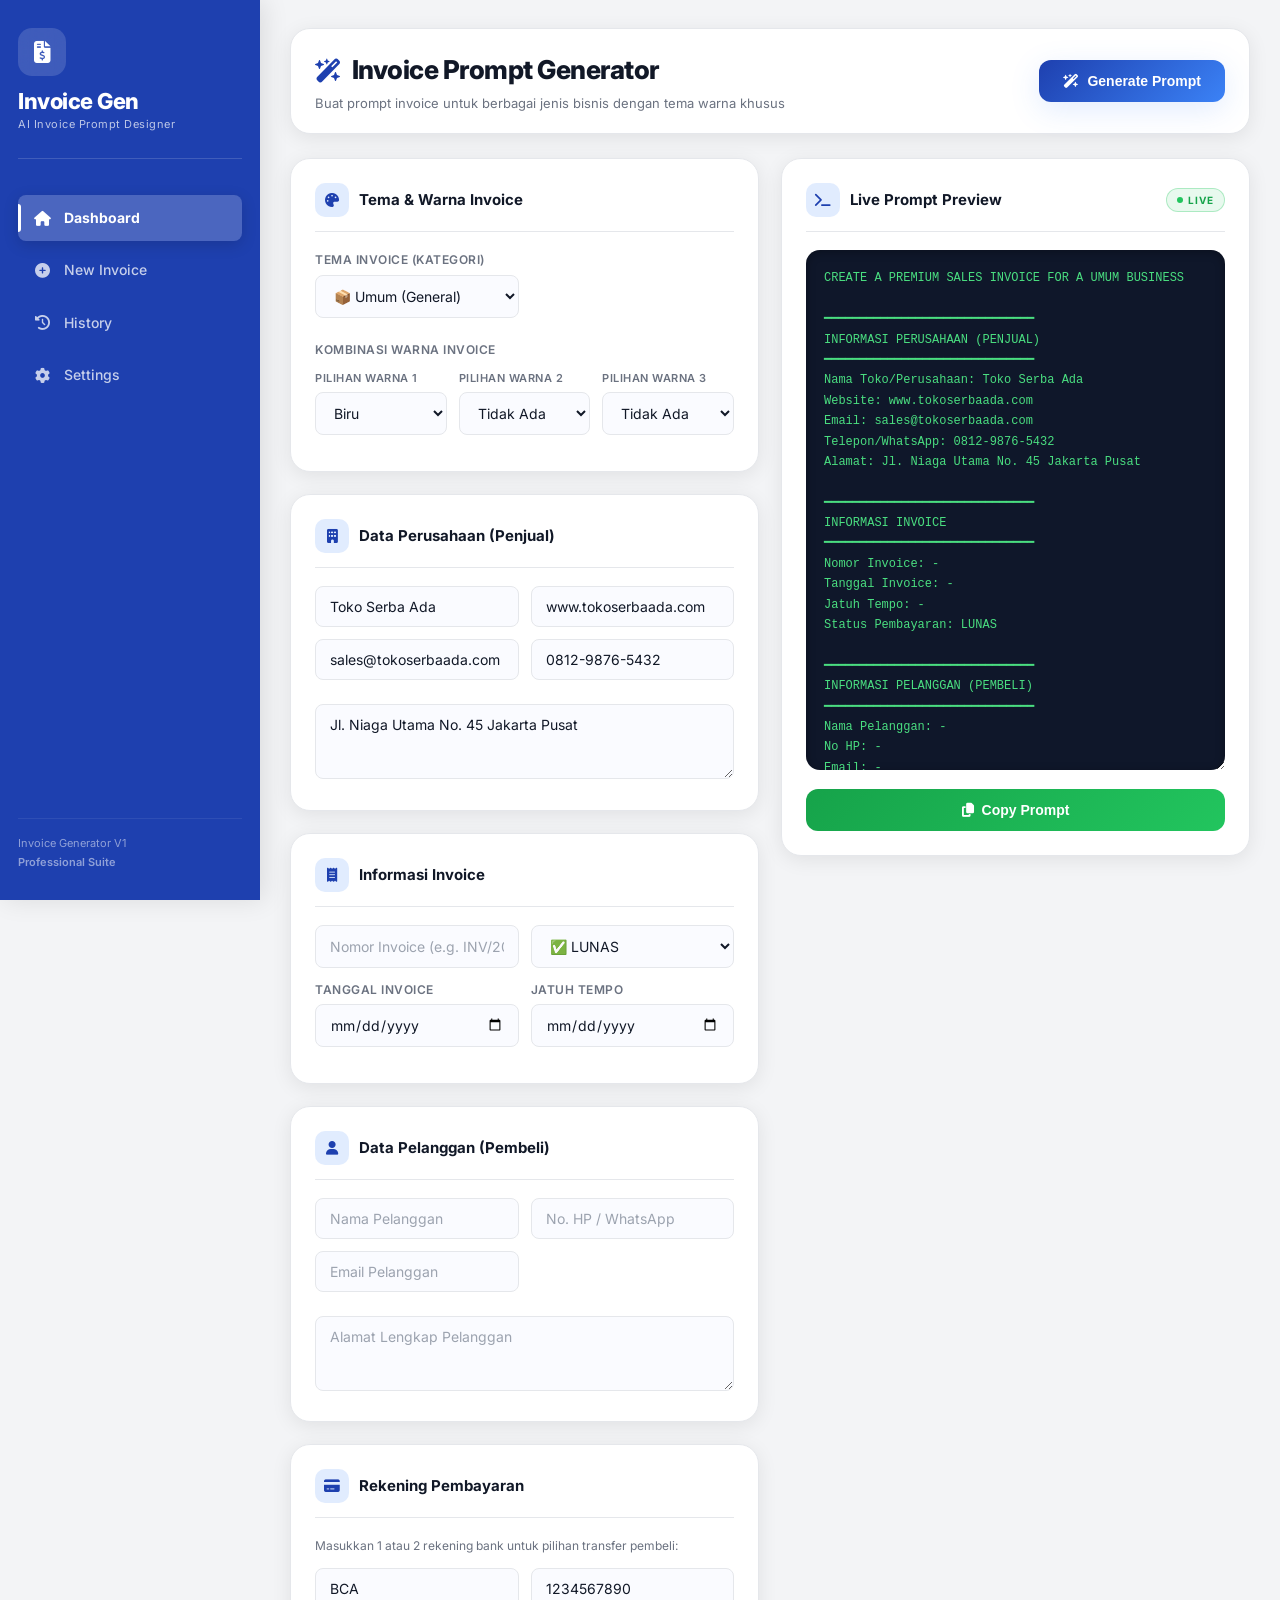
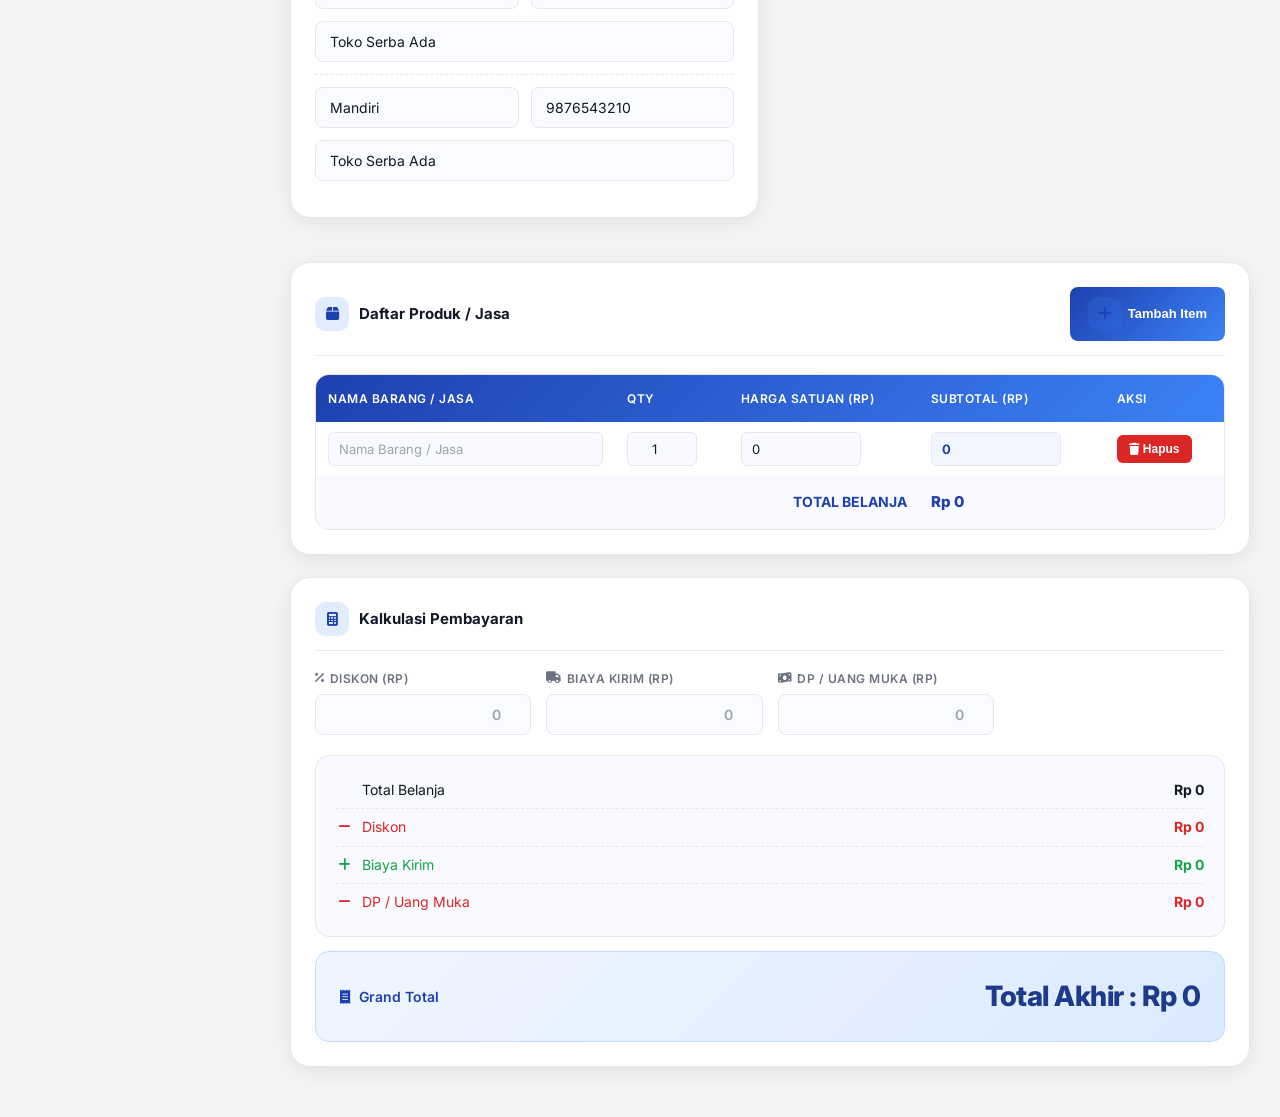
<file: index.html>
<!DOCTYPE html>
<html lang="id">
<head>
<meta charset="UTF-8">
<meta name="viewport" content="width=device-width, initial-scale=1.0">
<meta name="description" content="Invoice Generator - Buat invoice dengan tema khusus dalam hitungan detik.">
<title>Invoice Generator | Pembuat Invoice AI</title>

<link rel="preconnect" href="https://fonts.googleapis.com">
<link rel="preconnect" href="https://fonts.gstatic.com" crossorigin>
<link href="https://fonts.googleapis.com/css2?family=Inter:wght@300;400;500;600;700;800&display=swap" rel="stylesheet">
<link href="https://cdnjs.cloudflare.com/ajax/libs/font-awesome/6.5.1/css/all.min.css" rel="stylesheet">

<link rel="stylesheet" href="css/style.css">
<link rel="stylesheet" href="css/dashboard.css">
<link rel="stylesheet" href="css/mobile.css">
</head>
<body class="theme-navy">

<div class="app">

    <!-- SIDEBAR -->
    <aside class="sidebar">
        <div class="logo">
            <div class="logo-icon"><i class="fa fa-file-invoice-dollar"></i></div>
            <h2>Invoice Gen</h2>
            <span>AI Invoice Prompt Designer</span>
        </div>

        <nav>
            <a href="index.html" class="active" id="nav-dashboard">
                <i class="fa fa-home"></i>
                <span>Dashboard</span>
            </a>
            <a href="index.html" id="nav-new">
                <i class="fa fa-plus-circle"></i>
                <span>New Invoice</span>
            </a>
            <a href="history.html" id="nav-history">
                <i class="fa fa-clock-rotate-left"></i>
                <span>History</span>
            </a>
            <a href="settings.html" id="nav-settings">
                <i class="fa fa-gear"></i>
                <span>Settings</span>
            </a>
        </nav>

        <div class="sidebar-footer">
            <p>Invoice Generator V1</p>
            <p class="brand-tag">Professional Suite</p>
        </div>
    </aside>

    <!-- CONTENT -->
    <main class="main">

        <div class="topbar">
            <div class="topbar-left">
                <h1><i class="fa fa-wand-magic-sparkles" style="color:var(--primary);font-size:24px;margin-right:10px;"></i>Invoice Prompt Generator</h1>
                <p class="topbar-sub">Buat prompt invoice untuk berbagai jenis bisnis dengan tema warna khusus</p>
            </div>
            <button id="generateBtn" class="btn-generate">
                <i class="fa fa-wand-magic-sparkles"></i>
                Generate Prompt
            </button>
        </div>

        <!-- GRID -->
        <div class="dashboard-grid">

            <!-- KIRI -->
            <div class="left-column">

                <!-- TEMA & WARNA INVOICE -->
                <div class="card">
                    <div class="card-header">
                        <i class="fa fa-palette"></i>
                        <h3>Tema & Warna Invoice</h3>
                    </div>
                    <div class="form-grid-2">
                        <div class="input-group">
                            <label>Tema Invoice (Kategori)</label>
                            <select id="invoiceTheme">
                                <option value="Umum">📦 Umum (General)</option>
                                <option value="Kuliner">🍔 Kuliner (Makanan/Minuman)</option>
                                <option value="Fashion">👕 Fashion (Pakaian/Aksesoris)</option>
                                <option value="Elektronik">⚡ Elektronik (Gawai/Komputer)</option>
                                <option value="Otomotif">🚗 Otomotif (Kendaraan/Suku Cadang)</option>
                                <option value="Jasa">🛠️ Jasa (Layanan/Konsultasi)</option>
                                 <option value="Olahraga">👕 Olahraga (Produk Olahraga)</option>
                                 <option value="Produk Digital">🛠️ Produk Digital (Website/ebook)</option>
                            </select>
                        </div>
                        
                        <div class="input-group" style="grid-column: span 2; margin-top: 10px;">
                            <label>Kombinasi Warna Invoice</label>
                            <div style="display: grid; grid-template-columns: repeat(3, 1fr); gap: 12px; margin-top: 6px;">
                                <div class="input-group">
                                    <label style="font-size: 11px;">Pilihan Warna 1</label>
                                    <select id="colorSelect1">
                                        <option value="navy">Biru</option>
                                        <option value="crimson">Merah</option>
                                        <option value="white">Putih</option>
                                        <option value="charcoal">Hitam</option>
                                        <option value="gold">Kuning</option>
                                        <option value="emerald">Hijau</option>
                                        <option value="purple">Ungu</option>
                                        <option value="sunset">Jingga</option>
                                    </select>
                                </div>
                                <div class="input-group">
                                    <label style="font-size: 11px;">Pilihan Warna 2</label>
                                    <select id="colorSelect2">
                                        <option value="none">Tidak Ada</option>
                                        <option value="crimson">Merah</option>
                                        <option value="white">Putih</option>
                                        <option value="navy">Biru</option>
                                        <option value="charcoal">Hitam</option>
                                        <option value="gold">Kuning</option>
                                        <option value="emerald">Hijau</option>
                                        <option value="purple">Ungu</option>
                                        <option value="sunset">Jingga</option>
                                    </select>
                                </div>
                                <div class="input-group">
                                    <label style="font-size: 11px;">Pilihan Warna 3</label>
                                    <select id="colorSelect3">
                                        <option value="none">Tidak Ada</option>
                                        <option value="charcoal">Hitam</option>
                                        <option value="white">Putih</option>
                                        <option value="gold">Kuning</option>
                                        <option value="crimson">Merah</option>
                                        <option value="navy">Biru</option>
                                        <option value="emerald">Hijau</option>
                                        <option value="purple">Ungu</option>
                                        <option value="sunset">Jingga</option>
                                    </select>
                                </div>
                            </div>
                        </div>
                    </div>
                </div>

                <!-- DATA PERUSAHAAN -->
                <div class="card">
                    <div class="card-header">
                        <i class="fa fa-building"></i>
                        <h3>Data Perusahaan (Penjual)</h3>
                    </div>
                    <div class="form-grid-2">
                        <input id="companyName" type="text" placeholder="Nama Toko/Perusahaan" value="Toko Serba Ada">
                        <input id="website" type="text" placeholder="Website (Opsional)" value="www.tokoserbaada.com">
                        <input id="email" type="email" placeholder="Email Kontak" value="sales@tokoserbaada.com">
                        <input id="phone" type="text" placeholder="No. WhatsApp" value="0812-9876-5432">
                    </div>
                    <textarea id="address" rows="3" placeholder="Alamat Lengkap Perusahaan" style="margin-top: 12px;">Jl. Niaga Utama No. 45 Jakarta Pusat</textarea>
                </div>

                <!-- INVOICE INFO -->
                <div class="card">
                    <div class="card-header">
                        <i class="fa fa-receipt"></i>
                        <h3>Informasi Invoice</h3>
                    </div>
                    <div class="form-grid-2">
                        <input id="invoiceNumber" placeholder="Nomor Invoice (e.g. INV/2026/001)">
                        <select id="paymentStatus">
                            <option value="LUNAS">✅ LUNAS</option>
                            <option value="BELUM LUNAS">❌ BELUM LUNAS</option>
                            <option value="DP">⏳ DP / Uang Muka</option>
                        </select>
                        <div class="input-group">
                            <label>Tanggal Invoice</label>
                            <input id="invoiceDate" type="date">
                        </div>
                        <div class="input-group">
                            <label>Jatuh Tempo</label>
                            <input id="dueDate" type="date">
                        </div>
                    </div>
                </div>

                <!-- DATA PEMBELI -->
                <div class="card">
                    <div class="card-header">
                        <i class="fa fa-user"></i>
                        <h3>Data Pelanggan (Pembeli)</h3>
                    </div>
                    <div class="form-grid-2">
                        <input id="customerName" placeholder="Nama Pelanggan">
                        <input id="customerPhone" placeholder="No. HP / WhatsApp">
                        <input id="customerEmail" placeholder="Email Pelanggan" type="email">
                    </div>
                    <textarea id="customerAddress" rows="3" placeholder="Alamat Lengkap Pelanggan" style="margin-top: 12px;"></textarea>
                </div>

                <!-- REKENING TRANSFER -->
                <div class="card">
                    <div class="card-header">
                        <i class="fa fa-credit-card"></i>
                        <h3>Rekening Pembayaran</h3>
                    </div>
                    <p style="font-size: 12px; color: var(--text-muted); margin-bottom: 12px;">Masukkan 1 atau 2 rekening bank untuk pilihan transfer pembeli:</p>
                    <div class="form-grid-2" style="border-bottom: 1px dashed var(--border); padding-bottom: 12px; margin-bottom: 12px;">
                        <input id="bankName1" placeholder="Nama Bank 1 (e.g. BCA)" value="BCA">
                        <input id="bankAccount1" placeholder="Nomor Rekening 1" value="1234567890">
                        <input id="bankHolder1" placeholder="Nama Pemilik Rekening 1" value="Toko Serba Ada" style="grid-column: span 2;">
                    </div>
                    <div class="form-grid-2">
                        <input id="bankName2" placeholder="Nama Bank 2 (e.g. Mandiri)" value="Mandiri">
                        <input id="bankAccount2" placeholder="Nomor Rekening 2" value="9876543210">
                        <input id="bankHolder2" placeholder="Nama Pemilik Rekening 2" value="Toko Serba Ada" style="grid-column: span 2;">
                    </div>
                </div>

            </div>

            <!-- KANAN -->
            <div class="right-column">
                <div class="card preview-card">
                    <div class="card-header">
                        <i class="fa fa-terminal"></i>
                        <h3>Live Prompt Preview</h3>
                        <span class="live-badge"><span class="live-dot"></span>LIVE</span>
                    </div>
                    <textarea id="promptOutput" rows="28" placeholder="Prompt AI akan ter-update otomatis di sini saat form diisi..."></textarea>
                    <button id="copyBtn" class="btn-success">
                        <i class="fa fa-copy"></i>
                        Copy Prompt
                    </button>
                </div>
            </div>

        </div>

        <!-- DAFTAR PRODUK -->
        <div class="card">
            <div class="card-header section-title">
                <div style="display:flex;align-items:center;gap:10px;">
                    <i class="fa fa-box"></i>
                    <h3>Daftar Produk / Jasa</h3>
                </div>
                <button id="addItemBtn" class="btn-add">
                    <i class="fa fa-plus"></i> Tambah Item
                </button>
            </div>

            <div class="table-wrapper">
                <table class="invoice-table">
                    <thead>
                        <tr>
                            <th>Nama Barang / Jasa</th>
                            <th>Qty</th>
                            <th>Harga Satuan (Rp)</th>
                            <th>Subtotal (Rp)</th>
                            <th>Aksi</th>
                        </tr>
                    </thead>
                    <tbody id="itemTableBody"></tbody>
                    <tfoot>
                        <tr class="total-row">
                            <td colspan="3" style="text-align:right;font-weight:700;color:var(--primary);padding:14px 12px;background:#f8faff;">
                                <i class="fa fa-sigma" style="margin-right:6px;"></i>TOTAL BELANJA
                            </td>
                            <td style="font-weight:800;color:var(--primary);font-size:15px;background:#f8faff;padding:14px 12px;" id="totalSewaRow">
                                Rp 0
                            </td>
                            <td style="background:#f8faff;"></td>
                        </tr>
                    </tfoot>
                </table>
            </div>
        </div>

        <!-- BIAYA AKHIR -->
        <div class="card">
            <div class="card-header">
                <i class="fa fa-calculator"></i>
                <h3>Kalkulasi Pembayaran</h3>
            </div>
            <div class="cost-grid">
                <div class="input-group">
                    <label><i class="fa fa-percent"></i> Diskon (Rp)</label>
                    <input id="discount" type="number" placeholder="0" min="0">
                </div>
                <div class="input-group">
                    <label><i class="fa fa-truck"></i> Biaya Kirim (Rp)</label>
                    <input id="deliveryFee" type="number" placeholder="0" min="0">
                </div>
                <div class="input-group">
                    <label><i class="fa fa-money-bill-wave"></i> DP / Uang Muka (Rp)</label>
                    <input id="downPayment" type="number" placeholder="0" min="0">
                </div>
            </div>

            <div class="summary-formula">
                <div class="formula-row">
                    <span><i class="fa fa-sigma"></i> Total Belanja</span>
                    <span id="totalSewaLabel">Rp 0</span>
                </div>
                <div class="formula-row minus">
                    <span><i class="fa fa-minus"></i> Diskon</span>
                    <span id="discountLabel">Rp 0</span>
                </div>
                <div class="formula-row plus">
                    <span><i class="fa fa-plus"></i> Biaya Kirim</span>
                    <span id="deliveryLabel">Rp 0</span>
                </div>
                <div class="formula-row minus">
                    <span><i class="fa fa-minus"></i> DP / Uang Muka</span>
                    <span id="dpLabel">Rp 0</span>
                </div>
            </div>

            <div class="summary-box">
                <div class="summary-label">
                    <i class="fa fa-receipt"></i>
                    Grand Total
                </div>
                <h2 id="grandTotal">Grand Total : Rp 0</h2>
            </div>
        </div>

    </main>

</div>

<script src="js/calculator.js"></script>
<script src="js/invoice.js"></script>
<script src="js/prompt-builder.js"></script>
<script src="js/app.js"></script>

</body>
</html>
</file>
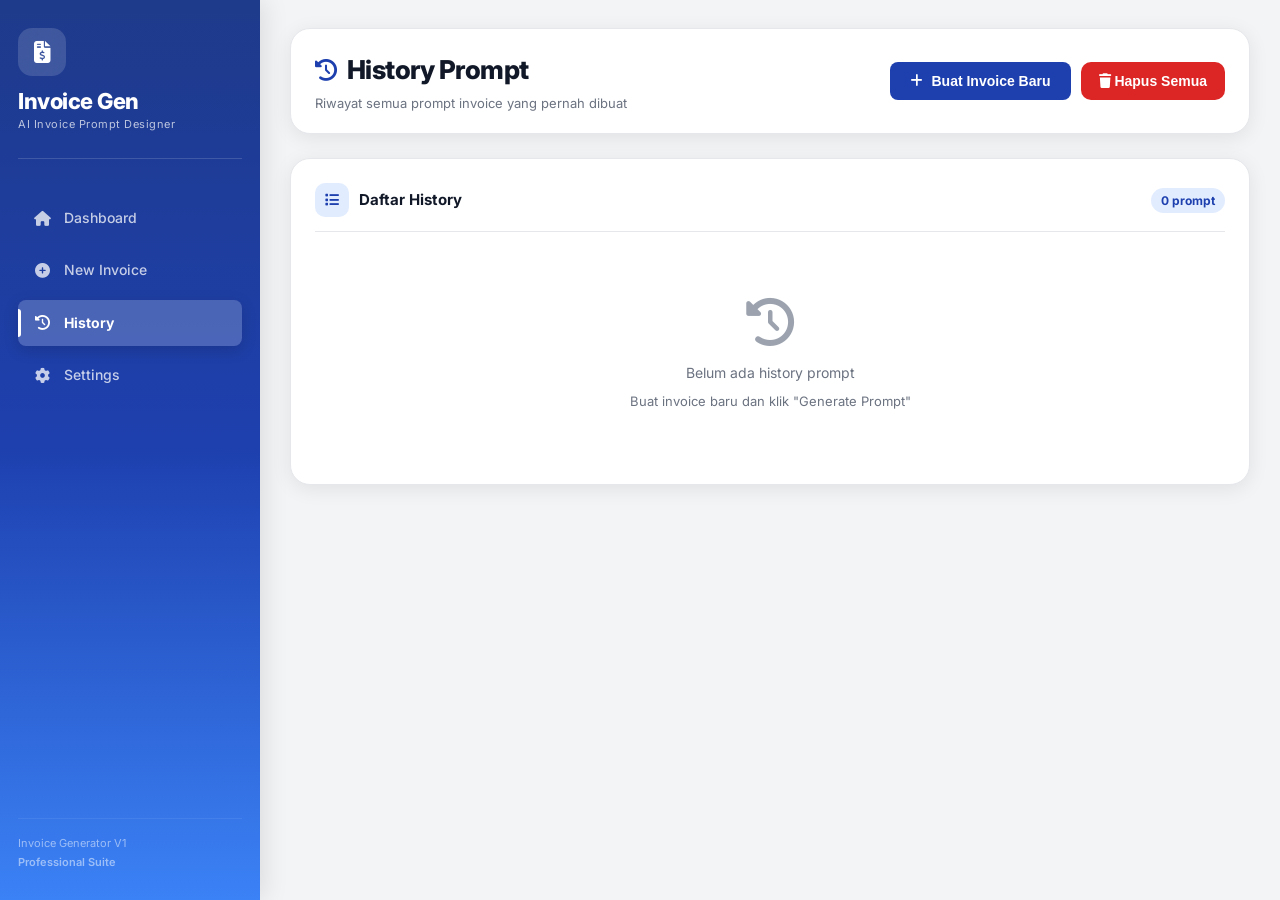
<file: history.html>
<!DOCTYPE html>
<html lang="id">
<head>
<meta charset="UTF-8">
<meta name="viewport" content="width=device-width, initial-scale=1.0">
<meta name="description" content="Riwayat Prompt Invoice - Invoice Generator">
<title>History Prompt | Invoice Generator</title>

<link rel="preconnect" href="https://fonts.googleapis.com">
<link rel="preconnect" href="https://fonts.gstatic.com" crossorigin>
<link href="https://fonts.googleapis.com/css2?family=Inter:wght@300;400;500;600;700;800&display=swap" rel="stylesheet">
<link href="https://cdnjs.cloudflare.com/ajax/libs/font-awesome/6.5.1/css/all.min.css" rel="stylesheet">
<link rel="stylesheet" href="css/style.css">
<link rel="stylesheet" href="css/dashboard.css">
<link rel="stylesheet" href="css/mobile.css">
</head>
<body class="theme-navy">

<div class="app">

    <!-- SIDEBAR -->
    <aside class="sidebar">
        <div class="logo">
            <div class="logo-icon"><i class="fa fa-file-invoice-dollar"></i></div>
            <h2>Invoice Gen</h2>
            <span>AI Invoice Prompt Designer</span>
        </div>
        <nav>
            <a href="index.html" id="nav-dashboard">
                <i class="fa fa-home"></i>
                <span>Dashboard</span>
            </a>
            <a href="index.html" id="nav-new">
                <i class="fa fa-plus-circle"></i>
                <span>New Invoice</span>
            </a>
            <a href="history.html" class="active" id="nav-history">
                <i class="fa fa-clock-rotate-left"></i>
                <span>History</span>
            </a>
            <a href="settings.html" id="nav-settings">
                <i class="fa fa-gear"></i>
                <span>Settings</span>
            </a>
        </nav>
        <div class="sidebar-footer">
            <p>Invoice Generator V1</p>
            <p class="brand-tag">Professional Suite</p>
        </div>
    </aside>

    <!-- CONTENT -->
    <main class="main history-page">

        <div class="topbar">
            <div class="topbar-left">
                <h1><i class="fa fa-clock-rotate-left" style="color:var(--primary);font-size:22px;margin-right:10px;"></i>History Prompt</h1>
                <p class="topbar-sub">Riwayat semua prompt invoice yang pernah dibuat</p>
            </div>
            <div style="display:flex;gap:10px;flex-wrap:wrap;">
                <button onclick="window.location.href='index.html'" class="btn-primary">
                    <i class="fa fa-plus"></i> Buat Invoice Baru
                </button>
                <button onclick="clearHistory()" class="btn-delete" style="padding:11px 18px;border-radius:10px;font-size:14px;">
                    <i class="fa fa-trash"></i> Hapus Semua
                </button>
            </div>
        </div>

        <div class="card">
            <div class="card-header">
                <i class="fa fa-list"></i>
                <h3>Daftar History</h3>
                <span id="historyCount" style="background:var(--primary-glow);color:var(--primary);font-size:12px;font-weight:700;padding:3px 10px;border-radius:999px;margin-left:auto;">0 prompt</span>
            </div>
            <div id="historyContainer"></div>
        </div>

    </main>
</div>

<script>
// Apply color theme dynamically on load
const savedSettings = JSON.parse(localStorage.getItem("generalInvoiceSettings") || "{}");
if (savedSettings.colorTheme) {
    document.body.className = `theme-${savedSettings.colorTheme}`;
}

function loadHistory() {
    const container = document.getElementById("historyContainer");
    const countEl = document.getElementById("historyCount");
    const history = JSON.parse(localStorage.getItem("generalInvoiceHistory") || "[]");

    countEl.textContent = `${history.length} prompt`;

    if (history.length === 0) {
        container.innerHTML = `
            <div class="empty-state">
                <i class="fa fa-clock-rotate-left" style="font-size:48px;color:var(--text-light);margin-bottom:16px;display:block;"></i>
                <p>Belum ada history prompt</p>
                <p style="font-size:13px;margin-top:6px;color:var(--text-muted);">Buat invoice baru dan klik "Generate Prompt"</p>
            </div>
        `;
        return;
    }

    let html = "";
    history.forEach((item, index) => {
        html += `
        <div class="history-item">
            <div style="display:flex;justify-content:space-between;align-items:center;flex-wrap:wrap;gap:8px;">
                <div>
                    <h4><i class="fa fa-file-lines" style="margin-right:6px;"></i>Prompt #${index + 1}</h4>
                    <small><i class="fa fa-calendar" style="margin-right:4px;"></i>${item.date}</small>
                </div>
                <button onclick="copyPrompt(${index})" class="btn-primary" style="font-size:12px;padding:8px 14px;">
                    <i class="fa fa-copy"></i> Copy
                </button>
            </div>
            <textarea rows="6" readonly>${item.prompt}</textarea>
        </div>
        `;
    });

    container.innerHTML = html;
}

function copyPrompt(index) {
    const history = JSON.parse(localStorage.getItem("generalInvoiceHistory") || "[]");
    navigator.clipboard.writeText(history[index].prompt).then(() => {
        const btns = document.querySelectorAll(".history-item .btn-primary");
        if (btns[index]) {
            btns[index].innerHTML = '<i class="fa fa-check"></i> Berhasil!';
            btns[index].style.background = '#16a34a';
            setTimeout(() => {
                btns[index].innerHTML = '<i class="fa fa-copy"></i> Copy';
                btns[index].style.background = '';
            }, 2000);
        }
    }).catch(() => {
        alert("Prompt #" + (index + 1) + " berhasil dicopy");
    });
}

function clearHistory() {
    if (confirm("Hapus semua history prompt? Tindakan ini tidak bisa dibatalkan.")) {
        localStorage.removeItem("generalInvoiceHistory");
        loadHistory();
    }
}

loadHistory();
</script>

</body>
</html>
</file>
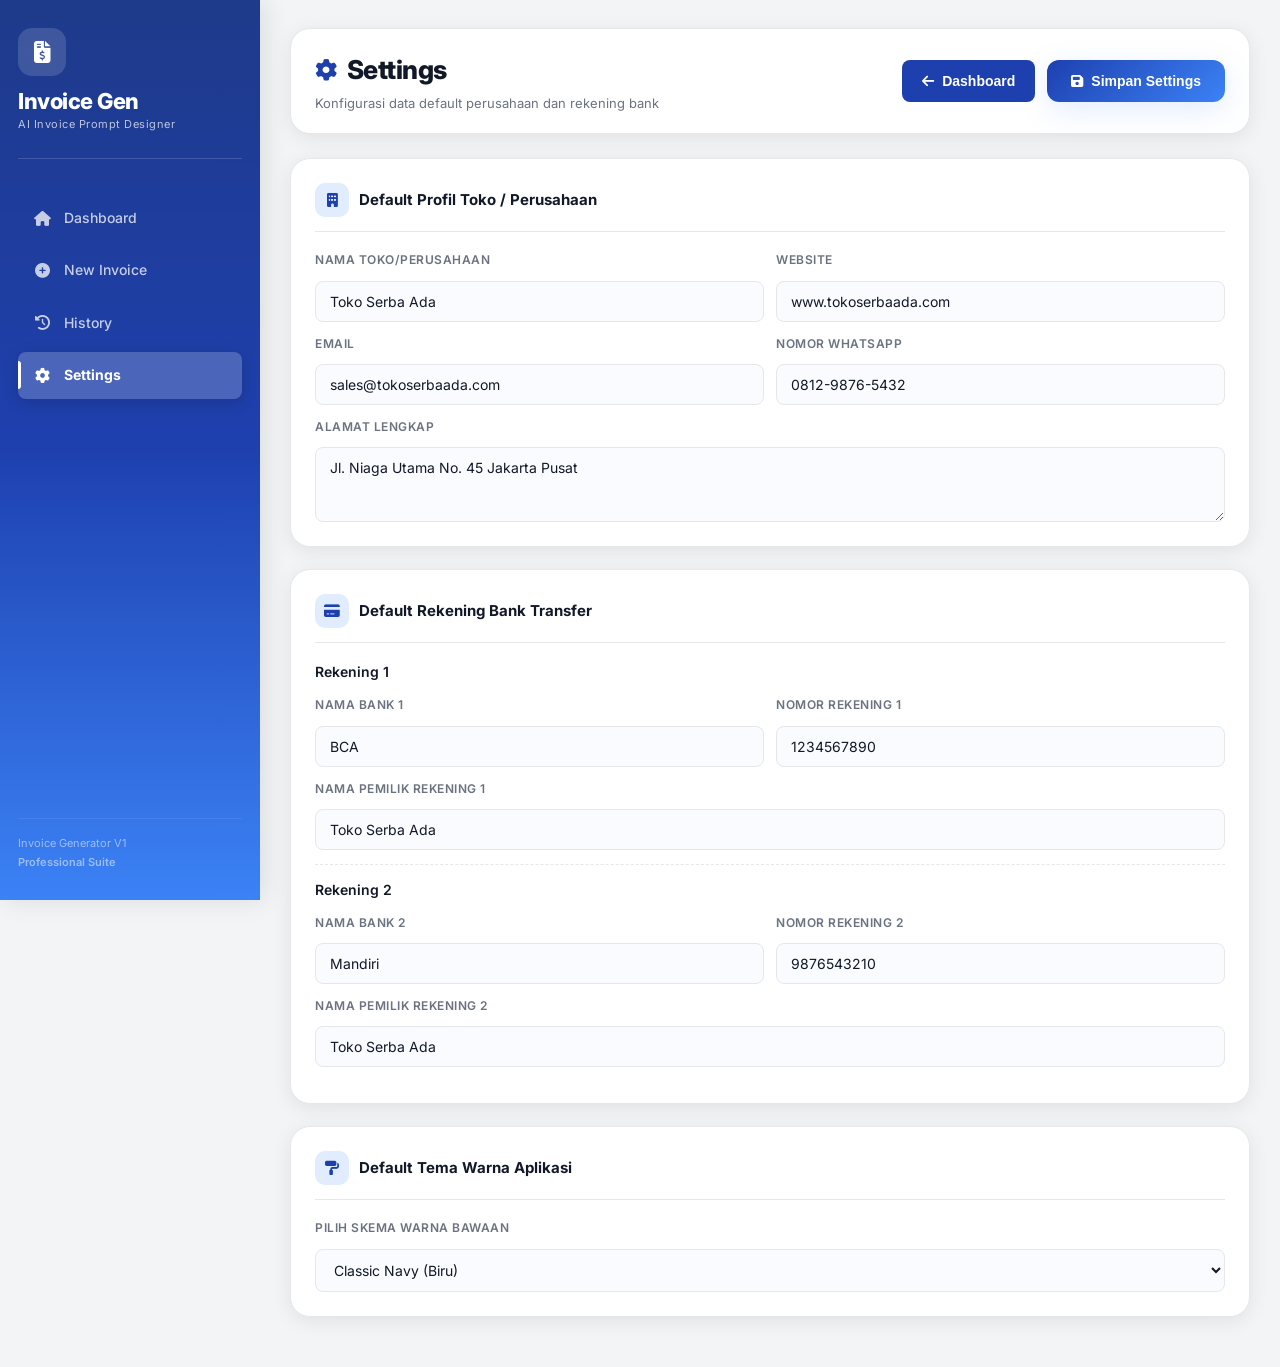
<file: settings.html>
<!DOCTYPE html>
<html lang="id">
<head>
<meta charset="UTF-8">
<meta name="viewport" content="width=device-width, initial-scale=1.0">
<meta name="description" content="Pengaturan Invoice Generator - Invoice Generator">
<title>Settings | Invoice Generator</title>

<link rel="preconnect" href="https://fonts.googleapis.com">
<link rel="preconnect" href="https://fonts.gstatic.com" crossorigin>
<link href="https://fonts.googleapis.com/css2?family=Inter:wght@300;400;500;600;700;800&display=swap" rel="stylesheet">
<link href="https://cdnjs.cloudflare.com/ajax/libs/font-awesome/6.5.1/css/all.min.css" rel="stylesheet">
<link rel="stylesheet" href="css/style.css">
<link rel="stylesheet" href="css/dashboard.css">
<link rel="stylesheet" href="css/mobile.css">
</head>
<body class="theme-navy">

<div class="app">

    <!-- SIDEBAR -->
    <aside class="sidebar">
        <div class="logo">
            <div class="logo-icon"><i class="fa fa-file-invoice-dollar"></i></div>
            <h2>Invoice Gen</h2>
            <span>AI Invoice Prompt Designer</span>
        </div>
        <nav>
            <a href="index.html" id="nav-dashboard">
                <i class="fa fa-home"></i>
                <span>Dashboard</span>
            </a>
            <a href="index.html" id="nav-new">
                <i class="fa fa-plus-circle"></i>
                <span>New Invoice</span>
            </a>
            <a href="history.html" id="nav-history">
                <i class="fa fa-clock-rotate-left"></i>
                <span>History</span>
            </a>
            <a href="settings.html" class="active" id="nav-settings">
                <i class="fa fa-gear"></i>
                <span>Settings</span>
            </a>
        </nav>
        <div class="sidebar-footer">
            <p>Invoice Generator V1</p>
            <p class="brand-tag">Professional Suite</p>
        </div>
    </aside>

    <!-- CONTENT -->
    <main class="main settings-page">

        <div class="topbar">
            <div class="topbar-left">
                <h1><i class="fa fa-gear" style="color:var(--primary);font-size:22px;margin-right:10px;"></i>Settings</h1>
                <p class="topbar-sub">Konfigurasi data default perusahaan dan rekening bank</p>
            </div>
            <div class="btn-row" style="margin:0;">
                <button onclick="window.location.href='index.html'" class="btn-primary">
                    <i class="fa fa-arrow-left"></i> Dashboard
                </button>
                <button onclick="saveSettings()" class="btn-generate">
                    <i class="fa fa-floppy-disk"></i> Simpan Settings
                </button>
            </div>
        </div>

        <!-- NOTIFICATION -->
        <div id="saveNotif" style="display:none;background:#dcfce7;border:1px solid #86efac;color:#15803d;padding:14px 20px;border-radius:12px;font-weight:600;text-align:center;margin-bottom:20px;font-size:14px;">
            <i class="fa fa-check-circle" style="margin-right:8px;"></i>Settings berhasil disimpan secara permanen!
        </div>

        <!-- PROFIL PERUSAHAAN -->
        <div class="card">
            <div class="card-header">
                <i class="fa fa-building"></i>
                <h3>Default Profil Toko / Perusahaan</h3>
            </div>
            <div class="form-grid-2">
                <div class="input-group">
                    <label>Nama Toko/Perusahaan</label>
                    <input id="companyName" type="text" value="Toko Serba Ada" placeholder="Nama Perusahaan">
                </div>
                <div class="input-group">
                    <label>Website</label>
                    <input id="website" type="text" value="www.tokoserbaada.com" placeholder="Website">
                </div>
                <div class="input-group">
                    <label>Email</label>
                    <input id="email" type="email" value="sales@tokoserbaada.com" placeholder="Email">
                </div>
                <div class="input-group">
                    <label>Nomor WhatsApp</label>
                    <input id="phone" type="text" value="0812-9876-5432" placeholder="No. WhatsApp">
                </div>
            </div>
            <div class="input-group" style="margin-top:12px;">
                <label>Alamat Lengkap</label>
                <textarea id="companyAddress" rows="3" placeholder="Alamat Lengkap">Jl. Niaga Utama No. 45 Jakarta Pusat</textarea>
            </div>
        </div>

        <!-- DEFAULT PAYMENT / TRANSFER -->
        <div class="card">
            <div class="card-header">
                <i class="fa fa-credit-card"></i>
                <h3>Default Rekening Bank Transfer</h3>
            </div>
            <h2 style="font-size:14px;font-weight:600;margin-bottom:12px;color:var(--text);">Rekening 1</h2>
            <div class="form-grid-2" style="border-bottom: 1px dashed var(--border); padding-bottom: 14px; margin-bottom: 14px;">
                <div class="input-group">
                    <label>Nama Bank 1</label>
                    <input id="bankName1" type="text" value="BCA" placeholder="BCA/Mandiri/dsb">
                </div>
                <div class="input-group">
                    <label>Nomor Rekening 1</label>
                    <input id="bankAccount1" type="text" value="1234567890" placeholder="No. Rekening">
                </div>
                <div class="input-group" style="grid-column: span 2;">
                    <label>Nama Pemilik Rekening 1</label>
                    <input id="bankHolder1" type="text" value="Toko Serba Ada" placeholder="Atas Nama">
                </div>
            </div>

            <h2 style="font-size:14px;font-weight:600;margin-bottom:12px;color:var(--text);">Rekening 2</h2>
            <div class="form-grid-2">
                <div class="input-group">
                    <label>Nama Bank 2</label>
                    <input id="bankName2" type="text" value="Mandiri" placeholder="BCA/Mandiri/dsb">
                </div>
                <div class="input-group">
                    <label>Nomor Rekening 2</label>
                    <input id="bankAccount2" type="text" value="9876543210" placeholder="No. Rekening">
                </div>
                <div class="input-group" style="grid-column: span 2;">
                    <label>Nama Pemilik Rekening 2</label>
                    <input id="bankHolder2" type="text" value="Toko Serba Ada" placeholder="Atas Nama">
                </div>
            </div>
        </div>

        <!-- APP TINT/THEME -->
        <div class="card">
            <div class="card-header">
                <i class="fa fa-paint-roller"></i>
                <h3>Default Tema Warna Aplikasi</h3>
            </div>
            <div class="input-group">
                <label>Pilih Skema Warna Bawaan</label>
                <select id="defaultTheme">
                    <option value="navy">Classic Navy (Biru)</option>
                    <option value="emerald">Emerald Green (Hijau)</option>
                    <option value="crimson">Crimson Red (Merah)</option>
                    <option value="sunset">Sunset Orange (Jingga)</option>
                    <option value="purple">Royal Purple (Ungu)</option>
                </select>
            </div>
        </div>

    </main>
</div>

<script>
function saveSettings() {
    const settings = {
        companyName:    document.getElementById("companyName").value,
        website:        document.getElementById("website").value,
        email:          document.getElementById("email").value,
        phone:          document.getElementById("phone").value,
        companyAddress: document.getElementById("companyAddress").value,
        bankName1:      document.getElementById("bankName1").value,
        bankAccount1:   document.getElementById("bankAccount1").value,
        bankHolder1:    document.getElementById("bankHolder1").value,
        bankName2:      document.getElementById("bankName2").value,
        bankAccount2:   document.getElementById("bankAccount2").value,
        bankHolder2:    document.getElementById("bankHolder2").value,
        colorTheme:     document.getElementById("defaultTheme").value
    };

    localStorage.setItem("generalInvoiceSettings", JSON.stringify(settings));
    
    // Apply theme changes to current window
    document.body.className = `theme-${settings.colorTheme}`;

    const notif = document.getElementById("saveNotif");
    notif.style.display = "block";
    window.scrollTo({top: 0, behavior: 'smooth'});
    setTimeout(() => {
        notif.style.display = "none";
    }, 3000);
}

function loadSettings() {
    const settings = JSON.parse(localStorage.getItem("generalInvoiceSettings") || "{}");
    if (!settings.companyName) return;

    document.getElementById("companyName").value = settings.companyName;
    document.getElementById("website").value = settings.website || "";
    document.getElementById("email").value = settings.email || "";
    document.getElementById("phone").value = settings.phone || "";
    document.getElementById("companyAddress").value = settings.companyAddress || "";
    document.getElementById("bankName1").value = settings.bankName1 || "";
    document.getElementById("bankAccount1").value = settings.bankAccount1 || "";
    document.getElementById("bankHolder1").value = settings.bankHolder1 || "";
    document.getElementById("bankName2").value = settings.bankName2 || "";
    document.getElementById("bankAccount2").value = settings.bankAccount2 || "";
    document.getElementById("bankHolder2").value = settings.bankHolder2 || "";
    document.getElementById("defaultTheme").value = settings.colorTheme || "navy";
    
    // Apply theme
    document.body.className = `theme-${settings.colorTheme || "navy"}`;
}

loadSettings();
</script>

</body>
</html>
</file>
<file: css/style.css>
/* ========================================
   STYLE.CSS - Invoice Generator
   Core Design System
   ======================================== */

@import url('https://fonts.googleapis.com/css2?family=Inter:wght@300;400;500;600;700;800&display=swap');

* {
    margin: 0;
    padding: 0;
    box-sizing: border-box;
}

/* THEME SCHEMES */
:root {
    /* Default: Navy */
    --primary: #1e40af;
    --primary-dark: #1e3a8a;
    --primary-light: #3b82f6;
    --primary-glow: rgba(59, 130, 246, 0.15);
    
    --success: #16a34a;
    --success-dark: #15803d;
    --danger: #dc2626;
    --danger-dark: #b91c1c;
    --bg: #f3f4f6;
    --card-bg: #ffffff;
    --sidebar-bg: linear-gradient(180deg, var(--primary-dark) 0%, var(--primary) 50%, var(--primary-light) 100%);
    --text: #111827;
    --text-muted: #6b7280;
    --text-light: #9ca3af;
    --border: #e5e7eb;
    --border-focus: var(--primary-light);
    --shadow-sm: 0 1px 3px rgba(0,0,0,0.08);
    --shadow-md: 0 4px 20px rgba(0,0,0,0.08);
    --shadow-lg: 0 10px 40px rgba(0,0,0,0.12);
    --radius-sm: 8px;
    --radius-md: 14px;
    --radius-lg: 20px;
    --sidebar-width: 260px;
    --transition: all 0.25s cubic-bezier(0.4, 0, 0.2, 1);
}

body.theme-navy {
    --primary: #1e40af;
    --primary-dark: #1e3a8a;
    --primary-light: #3b82f6;
    --primary-glow: rgba(59, 130, 246, 0.15);
}

body.theme-emerald {
    --primary: #059669;
    --primary-dark: #065f46;
    --primary-light: #34d399;
    --primary-glow: rgba(52, 211, 153, 0.15);
}

body.theme-crimson {
    --primary: #be123c;
    --primary-dark: #881337;
    --primary-light: #fb7185;
    --primary-glow: rgba(251, 113, 133, 0.15);
}

body.theme-sunset {
    --primary: #d97706;
    --primary-dark: #92400e;
    --primary-light: #fbbf24;
    --primary-glow: rgba(251, 191, 36, 0.15);
}

body.theme-purple {
    --primary: #7e22ce;
    --primary-dark: #581c87;
    --primary-light: #c084fc;
    --primary-glow: rgba(192, 132, 252, 0.15);
}

body {
    font-family: 'Inter', 'Segoe UI', sans-serif;
    background: var(--bg);
    color: var(--text);
    font-size: 14px;
    line-height: 1.6;
    -webkit-font-smoothing: antialiased;
    transition: background 0.3s ease;
}

.app {
    display: flex;
    min-height: 100vh;
}

/* SIDEBAR */
.sidebar {
    width: var(--sidebar-width);
    background: var(--sidebar-bg);
    color: white;
    padding: 28px 18px;
    position: fixed;
    height: 100vh;
    display: flex;
    flex-direction: column;
    z-index: 100;
    box-shadow: 4px 0 24px rgba(0, 0, 0, 0.1);
    transition: var(--transition);
}

.logo {
    display: flex;
    flex-direction: column;
    align-items: flex-start;
    margin-bottom: 36px;
    padding-bottom: 24px;
    border-bottom: 1px solid rgba(255,255,255,0.15);
}

.logo-icon {
    width: 48px;
    height: 48px;
    background: rgba(255,255,255,0.15);
    border-radius: 14px;
    display: flex;
    align-items: center;
    justify-content: center;
    margin-bottom: 12px;
    font-size: 22px;
    backdrop-filter: blur(10px);
}

.logo h2 {
    font-size: 22px;
    font-weight: 800;
    letter-spacing: -0.5px;
    line-height: 1.2;
}

.logo span {
    font-size: 11px;
    opacity: 0.7;
    font-weight: 400;
    margin-top: 2px;
    letter-spacing: 0.5px;
}

.sidebar nav {
    display: flex;
    flex-direction: column;
    gap: 6px;
    flex: 1;
}

.sidebar nav a {
    text-decoration: none;
    color: rgba(255,255,255,0.75);
    padding: 12px 14px;
    border-radius: var(--radius-sm);
    transition: var(--transition);
    display: flex;
    align-items: center;
    gap: 12px;
    font-weight: 500;
    font-size: 14px;
    position: relative;
}

.sidebar nav a i {
    width: 20px;
    text-align: center;
    font-size: 15px;
}

.sidebar nav a:hover {
    background: rgba(255,255,255,0.12);
    color: white;
    transform: translateX(2px);
}

.sidebar nav a.active {
    background: rgba(255,255,255,0.2);
    color: white;
    box-shadow: 0 4px 15px rgba(0,0,0,0.15);
}

.sidebar nav a.active::before {
    content: '';
    position: absolute;
    left: 0;
    top: 50%;
    transform: translateY(-50%);
    width: 3px;
    height: 60%;
    background: white;
    border-radius: 0 3px 3px 0;
}

.sidebar-footer {
    border-top: 1px solid rgba(255,255,255,0.15);
    padding-top: 16px;
    font-size: 11px;
    opacity: 0.5;
}

.sidebar-footer .brand-tag {
    font-weight: 600;
    margin-top: 2px;
}

/* MAIN CONTENT */
.main {
    margin-left: var(--sidebar-width);
    padding: 28px 30px;
    width: 100%;
    min-height: 100vh;
}

/* TOPBAR */
.topbar {
    display: flex;
    justify-content: space-between;
    align-items: center;
    background: white;
    padding: 20px 24px;
    border-radius: var(--radius-lg);
    box-shadow: var(--shadow-md);
    margin-bottom: 24px;
    border: 1px solid var(--border);
}

.topbar-left h1 {
    font-size: 26px;
    font-weight: 800;
    color: var(--text);
    letter-spacing: -0.5px;
    display: flex;
    align-items: center;
}

.topbar-sub {
    font-size: 13px;
    color: var(--text-muted);
    margin-top: 2px;
}

/* BUTTONS */
.btn-generate {
    background: linear-gradient(135deg, var(--primary) 0%, var(--primary-light) 100%);
    color: white;
    border: none;
    padding: 13px 24px;
    border-radius: 12px;
    cursor: pointer;
    font-weight: 700;
    font-size: 14px;
    display: flex;
    align-items: center;
    gap: 8px;
    transition: var(--transition);
    box-shadow: 0 8px 30px var(--primary-glow);
    white-space: nowrap;
}

.btn-generate:hover {
    transform: translateY(-2px);
    box-shadow: 0 12px 35px rgba(0, 0, 0, 0.15);
}

.btn-primary {
    background: var(--primary);
    color: white;
    border: none;
    padding: 11px 20px;
    border-radius: var(--radius-sm);
    cursor: pointer;
    font-weight: 600;
    font-size: 14px;
    transition: var(--transition);
    display: inline-flex;
    align-items: center;
    gap: 8px;
}

.btn-primary:hover {
    background: var(--primary-dark);
    transform: translateY(-1px);
}

.btn-success {
    background: linear-gradient(135deg, var(--success), #22c55e);
    color: white;
    border: none;
    padding: 13px;
    width: 100%;
    border-radius: 12px;
    cursor: pointer;
    font-weight: 700;
    font-size: 14px;
    transition: var(--transition);
    display: flex;
    align-items: center;
    justify-content: center;
    gap: 8px;
    margin-top: 12px;
}

.btn-success:hover {
    background: linear-gradient(135deg, var(--success-dark), var(--success));
    transform: translateY(-2px);
    box-shadow: 0 8px 25px rgba(22, 163, 74, 0.35);
}

.btn-add {
    background: linear-gradient(135deg, var(--primary) 0%, var(--primary-light) 100%);
    color: white;
    border: none;
    padding: 10px 18px;
    border-radius: var(--radius-sm);
    cursor: pointer;
    font-weight: 600;
    font-size: 13px;
    transition: var(--transition);
    display: inline-flex;
    align-items: center;
    gap: 6px;
}

.btn-add:hover {
    transform: translateY(-1px);
}

.btn-delete {
    background: var(--danger);
    color: white;
    border: none;
    padding: 7px 12px;
    border-radius: 6px;
    cursor: pointer;
    font-size: 12px;
    font-weight: 600;
    transition: var(--transition);
}

.btn-delete:hover {
    background: var(--danger-dark);
    transform: scale(1.05);
}

/* GRID LAYOUT */
.dashboard-grid {
    display: grid;
    grid-template-columns: 1fr 1fr;
    gap: 22px;
    margin-bottom: 22px;
    align-items: start;
}

/* CARD */
.card {
    background: var(--card-bg);
    border-radius: var(--radius-lg);
    padding: 24px;
    box-shadow: var(--shadow-md);
    margin-bottom: 22px;
    border: 1px solid var(--border);
    transition: var(--transition);
    animation: fadeInUp 0.4s ease both;
}

.card:hover {
    box-shadow: var(--shadow-lg);
    transform: translateY(-2px);
}

.card-header {
    display: flex;
    align-items: center;
    gap: 10px;
    margin-bottom: 18px;
    padding-bottom: 14px;
    border-bottom: 1px solid var(--border);
}

.card-header i {
    width: 34px;
    height: 34px;
    background: var(--primary-glow);
    color: var(--primary);
    border-radius: 10px;
    display: flex;
    align-items: center;
    justify-content: center;
    font-size: 15px;
    flex-shrink: 0;
}

.card-header h3 {
    font-size: 15px;
    font-weight: 700;
    color: var(--text);
    flex: 1;
}

/* FORM ELEMENTS */
.form-grid-2 {
    display: grid;
    grid-template-columns: 1fr 1fr;
    gap: 12px;
    margin-bottom: 12px;
}

.input-group {
    display: flex;
    flex-direction: column;
    gap: 5px;
}

.input-group label {
    font-size: 12px;
    font-weight: 600;
    color: var(--text-muted);
    text-transform: uppercase;
    letter-spacing: 0.5px;
    display: flex;
    align-items: center;
    gap: 5px;
}

input,
textarea,
select {
    width: 100%;
    padding: 11px 14px;
    margin-bottom: 0;
    border: 1.5px solid var(--border);
    border-radius: var(--radius-sm);
    font-size: 14px;
    font-family: 'Inter', sans-serif;
    color: var(--text);
    background: #fafbff;
    transition: var(--transition);
    outline: none;
}

input:focus,
textarea:focus,
select:focus {
    border-color: var(--border-focus);
    background: white;
    box-shadow: 0 0 0 3px var(--primary-glow);
}

input::placeholder,
textarea::placeholder {
    color: var(--text-light);
}

/* TABLE */
.table-wrapper {
    overflow-x: auto;
    border-radius: var(--radius-md);
    border: 1px solid var(--border);
}

.invoice-table {
    width: 100%;
    border-collapse: collapse;
    min-width: 600px;
}

.invoice-table thead {
    background: linear-gradient(135deg, var(--primary) 0%, var(--primary-light) 100%);
}

.invoice-table th {
    color: white;
    padding: 14px 12px;
    text-align: left;
    font-size: 12px;
    font-weight: 600;
    letter-spacing: 0.5px;
    text-transform: uppercase;
}

.invoice-table td {
    padding: 10px 12px;
    border-bottom: 1px solid #f1f5f9;
    background: white;
    vertical-align: middle;
}

.invoice-table tbody tr:last-child td {
    border-bottom: none;
}

.invoice-table tbody tr:hover td {
    background: #f8faff;
}

.invoice-table input {
    margin: 0;
    padding: 8px 10px;
    border-radius: 6px;
    font-size: 13px;
    background: #f8faff;
}

.section-title {
    display: flex;
    justify-content: space-between;
    align-items: center;
    flex-wrap: wrap;
    gap: 10px;
}

/* COST GRID */
.cost-grid {
    display: grid;
    grid-template-columns: repeat(4, 1fr);
    gap: 15px;
    margin-bottom: 20px;
}

/* FORMULA BREAKDOWN */
.summary-formula {
    background: #f8faff;
    border: 1.5px solid #e5e7eb;
    border-radius: var(--radius-md);
    padding: 16px 20px;
    margin-bottom: 14px;
}

.formula-row {
    display: flex;
    justify-content: space-between;
    align-items: center;
    padding: 7px 0;
    font-size: 14px;
    color: var(--text);
    border-bottom: 1px dashed #e5e7eb;
}

.formula-row:last-child {
    border-bottom: none;
}

.formula-row i {
    width: 16px;
    margin-right: 6px;
    text-align: center;
}

.formula-row.minus {
    color: #dc2626;
}

.formula-row.plus {
    color: #16a34a;
}

.formula-row span:last-child {
    font-weight: 700;
    min-width: 120px;
    text-align: right;
}

/* SUMMARY BOX */
.summary-box {
    background: linear-gradient(135deg, #eff6ff 0%, #dbeafe 100%);
    padding: 22px 24px;
    border-radius: var(--radius-md);
    border: 1.5px solid #bfdbfe;
    display: flex;
    justify-content: space-between;
    align-items: center;
}

.summary-label {
    font-size: 14px;
    font-weight: 600;
    color: var(--primary);
    display: flex;
    align-items: center;
    gap: 8px;
}

.summary-box h2 {
    font-size: 28px;
    font-weight: 800;
    color: var(--primary-dark);
    letter-spacing: -0.5px;
}

/* PREVIEW CARD */
.preview-card {
    position: sticky;
    top: 20px;
}

.preview-card textarea {
    background: #0f172a;
    color: #4ade80;
    border: none;
    padding: 18px;
    border-radius: var(--radius-md);
    font-family: 'Consolas', 'Courier New', monospace;
    font-size: 12px;
    line-height: 1.7;
    resize: none;
    width: 100%;
    height: 520px;
    box-shadow: inset 0 2px 10px rgba(0,0,0,0.3);
}

.live-badge {
    display: flex;
    align-items: center;
    gap: 5px;
    background: rgba(34, 197, 94, 0.1);
    color: #16a34a;
    font-size: 10px;
    font-weight: 700;
    padding: 3px 10px;
    border-radius: 999px;
    border: 1px solid rgba(34, 197, 94, 0.3);
    letter-spacing: 1px;
}

.live-dot {
    width: 6px;
    height: 6px;
    background: #22c55e;
    border-radius: 50%;
    animation: pulse 1.5s infinite;
}

/* ANIMATIONS */
@keyframes fadeInUp {
    from {
        opacity: 0;
        transform: translateY(16px);
    }
    to {
        opacity: 1;
        transform: translateY(0);
    }
}

@keyframes pulse {
    0%, 100% { opacity: 1; transform: scale(1); }
    50% { opacity: 0.5; transform: scale(1.3); }
}

/* SCROLLBAR */
::-webkit-scrollbar {
    width: 6px;
    height: 6px;
}

::-webkit-scrollbar-track {
    background: var(--bg);
}

::-webkit-scrollbar-thumb {
    background: #c7d2fe;
    border-radius: 20px;
}

::-webkit-scrollbar-thumb:hover {
    background: var(--primary-light);
}

/* HISTORY PAGE */
.history-page .history-item {
    background: #f8faff;
    border: 1px solid var(--border);
    border-radius: var(--radius-md);
    padding: 18px;
    margin-bottom: 16px;
    transition: var(--transition);
}

.history-page .history-item:hover {
    border-color: var(--primary-light);
    box-shadow: 0 4px 15px var(--primary-glow);
}

.history-page .history-item h4 {
    font-size: 14px;
    font-weight: 700;
    color: var(--primary);
    margin-bottom: 4px;
}

.history-page .history-item small {
    color: var(--text-muted);
    font-size: 12px;
}

.history-page .history-item textarea {
    background: #0f172a;
    color: #4ade80;
    font-family: monospace;
    font-size: 11px;
    border-radius: 8px;
    padding: 12px;
    border: none;
    margin-top: 12px;
    height: 120px;
    resize: none;
}

/* SETTINGS PAGE */
.settings-page label {
    display: block;
    font-size: 12px;
    font-weight: 600;
    color: var(--text-muted);
    text-transform: uppercase;
    letter-spacing: 0.5px;
    margin-bottom: 6px;
    margin-top: 14px;
}

.settings-page label:first-child {
    margin-top: 0;
}

.settings-page .btn-row {
    display: flex;
    gap: 12px;
    margin-bottom: 24px;
    flex-wrap: wrap;
}

.settings-page h2 {
    font-size: 17px;
    font-weight: 700;
    color: var(--text);
    margin-bottom: 16px;
}

.empty-state {
    text-align: center;
    padding: 48px 24px;
    color: var(--text-muted);
}

.empty-state i {
    font-size: 48px;
    color: var(--border);
    margin-bottom: 16px;
    display: block;
}
</file>
<file: css/dashboard.css>
/* ========================================
   DASHBOARD.CSS
   Enhanced Dashboard Effects
   ======================================== */

/* Card delay animations */
.left-column .card:nth-child(1) { animation-delay: 0.05s; }
.left-column .card:nth-child(2) { animation-delay: 0.10s; }
.left-column .card:nth-child(3) { animation-delay: 0.15s; }
.right-column .card { animation-delay: 0.05s; }

/* Table input styles */
.invoice-table .item-name { min-width: 180px; }
.invoice-table .item-qty  { max-width: 70px; text-align: center; }
.invoice-table .item-price    { max-width: 120px; }
.invoice-table .item-subtotal {
    max-width: 130px;
    background: #f1f5ff;
    color: var(--primary);
    font-weight: 700;
    cursor: default;
}

/* Active nav highlight */
.sidebar nav a.active {
    font-weight: 700;
}

/* Topbar generate btn click effect */
.btn-generate:active {
    animation: btnClick 0.15s ease;
}

@keyframes btnClick {
    0%   { transform: scale(1); }
    50%  { transform: scale(0.96); }
    100% { transform: scale(1); }
}

/* Form layout overrides */
.form-grid-2 input,
.form-grid-2 select {
    margin-bottom: 0;
}

.card textarea {
    margin-bottom: 0;
    resize: vertical;
}

/* Cost grid styling */
.cost-grid .input-group {
    display: flex;
    flex-direction: column;
    gap: 6px;
}

.cost-grid input {
    font-weight: 600;
    text-align: right;
}

#grandTotal {
    transition: all 0.3s cubic-bezier(0.34, 1.56, 0.64, 1);
}

/* Premium scrollbar for preview terminal */
.preview-card textarea::-webkit-scrollbar {
    width: 4px;
}

.preview-card textarea::-webkit-scrollbar-track {
    background: #1e293b;
}

.preview-card textarea::-webkit-scrollbar-thumb {
    background: #334155;
    border-radius: 4px;
}

/* Table row fade-in */
@keyframes rowFadeIn {
    from {
        opacity: 0;
        transform: translateX(-10px);
    }
    to {
        opacity: 1;
        transform: translateX(0);
    }
}

#itemTableBody tr {
    animation: rowFadeIn 0.25s ease;
}

/* Icon box styling */
.card-header > i {
    width: 34px;
    height: 34px;
    background: var(--primary-glow);
    color: var(--primary);
    border-radius: 10px;
    display: flex !important;
    align-items: center;
    justify-content: center;
    font-size: 14px;
    flex-shrink: 0;
}

/* Theme picker elements */
.color-picker-grid {
    display: flex;
    gap: 10px;
    margin-top: 10px;
    flex-wrap: wrap;
}

.color-option {
    width: 32px;
    height: 32px;
    border-radius: 50%;
    cursor: pointer;
    border: 2px solid white;
    box-shadow: 0 0 0 1px #d1d5db;
    transition: transform 0.2s ease, box-shadow 0.2s ease;
}

.color-option:hover {
    transform: scale(1.1);
}

.color-option.active {
    transform: scale(1.1);
    box-shadow: 0 0 0 2px #111827;
    border: 2px solid #ffffff;
}

.color-option.navy { background: #1e40af; }
.color-option.emerald { background: #059669; }
.color-option.crimson { background: #be123c; }
.color-option.sunset { background: #d97706; }
.color-option.purple { background: #7e22ce; }
.color-option.charcoal { background: #111827; }
.color-option.gold { background: #fbbf24; }
</file>
<file: css/mobile.css>
/* ========================================
   MOBILE.CSS
   Responsive Design
   ======================================== */

/* LARGE TABLET — Stack columns */
@media (max-width: 1200px) {
    .dashboard-grid {
        grid-template-columns: 1fr;
    }
    .cost-grid {
        grid-template-columns: 1fr 1fr;
    }
    .right-column {
        position: relative;
        top: auto;
    }
    .preview-card textarea {
        height: 350px;
    }
}

/* TABLET */
@media (max-width: 900px) {
    :root {
        --sidebar-width: 220px;
    }
    .main {
        padding: 20px;
    }
    .topbar {
        flex-direction: column;
        align-items: flex-start;
        gap: 14px;
    }
    .btn-generate {
        width: 100%;
        justify-content: center;
    }
}

/* MOBILE — Hide sidebar, show topnav */
@media (max-width: 768px) {
    .sidebar {
        width: 100%;
        height: auto;
        position: relative;
        padding: 16px 18px;
        flex-direction: row;
        align-items: center;
        flex-wrap: wrap;
        gap: 12px;
    }

    .logo {
        flex-direction: row;
        align-items: center;
        margin-bottom: 0;
        padding-bottom: 0;
        border-bottom: none;
        gap: 10px;
        flex: 1;
    }

    .logo-icon {
        margin-bottom: 0;
        width: 36px;
        height: 36px;
        font-size: 16px;
    }

    .logo h2 {
        font-size: 18px;
    }

    .logo span {
        display: none;
    }

    .sidebar nav {
        flex-direction: row;
        flex-wrap: wrap;
        gap: 6px;
        flex: unset;
        width: 100%;
    }

    .sidebar nav a {
        flex: 1;
        min-width: 100px;
        justify-content: center;
        font-size: 12px;
        padding: 10px;
    }

    .sidebar nav a::before {
        display: none;
    }

    .sidebar-footer {
        display: none;
    }

    .app {
        flex-direction: column;
    }

    .main {
        margin-left: 0;
        padding: 16px;
    }

    .dashboard-grid {
        grid-template-columns: 1fr;
    }

    .cost-grid {
        grid-template-columns: 1fr 1fr;
    }

    .summary-box {
        flex-direction: column;
        align-items: flex-start;
        gap: 10px;
    }

    .summary-box h2 {
        font-size: 22px;
    }

    .form-grid-2 {
        grid-template-columns: 1fr;
    }

    .topbar {
        flex-direction: column;
        align-items: flex-start;
        gap: 12px;
        padding: 16px 18px;
    }

    .topbar-left h1 {
        font-size: 20px;
    }

    .btn-generate {
        width: 100%;
        justify-content: center;
    }
}

/* SMARTPHONE */
@media (max-width: 520px) {
    .cost-grid {
        grid-template-columns: 1fr;
    }

    .section-title {
        flex-direction: column;
        align-items: flex-start;
    }

    .btn-add, .btn-primary, .btn-success {
        width: 100%;
        justify-content: center;
    }

    .card {
        padding: 16px;
    }

    .preview-card textarea {
        height: 280px;
        font-size: 11px;
    }

    .summary-box h2 {
        font-size: 20px;
    }

    .invoice-table th,
    .invoice-table td {
        padding: 8px;
        font-size: 12px;
    }
}
</file>
